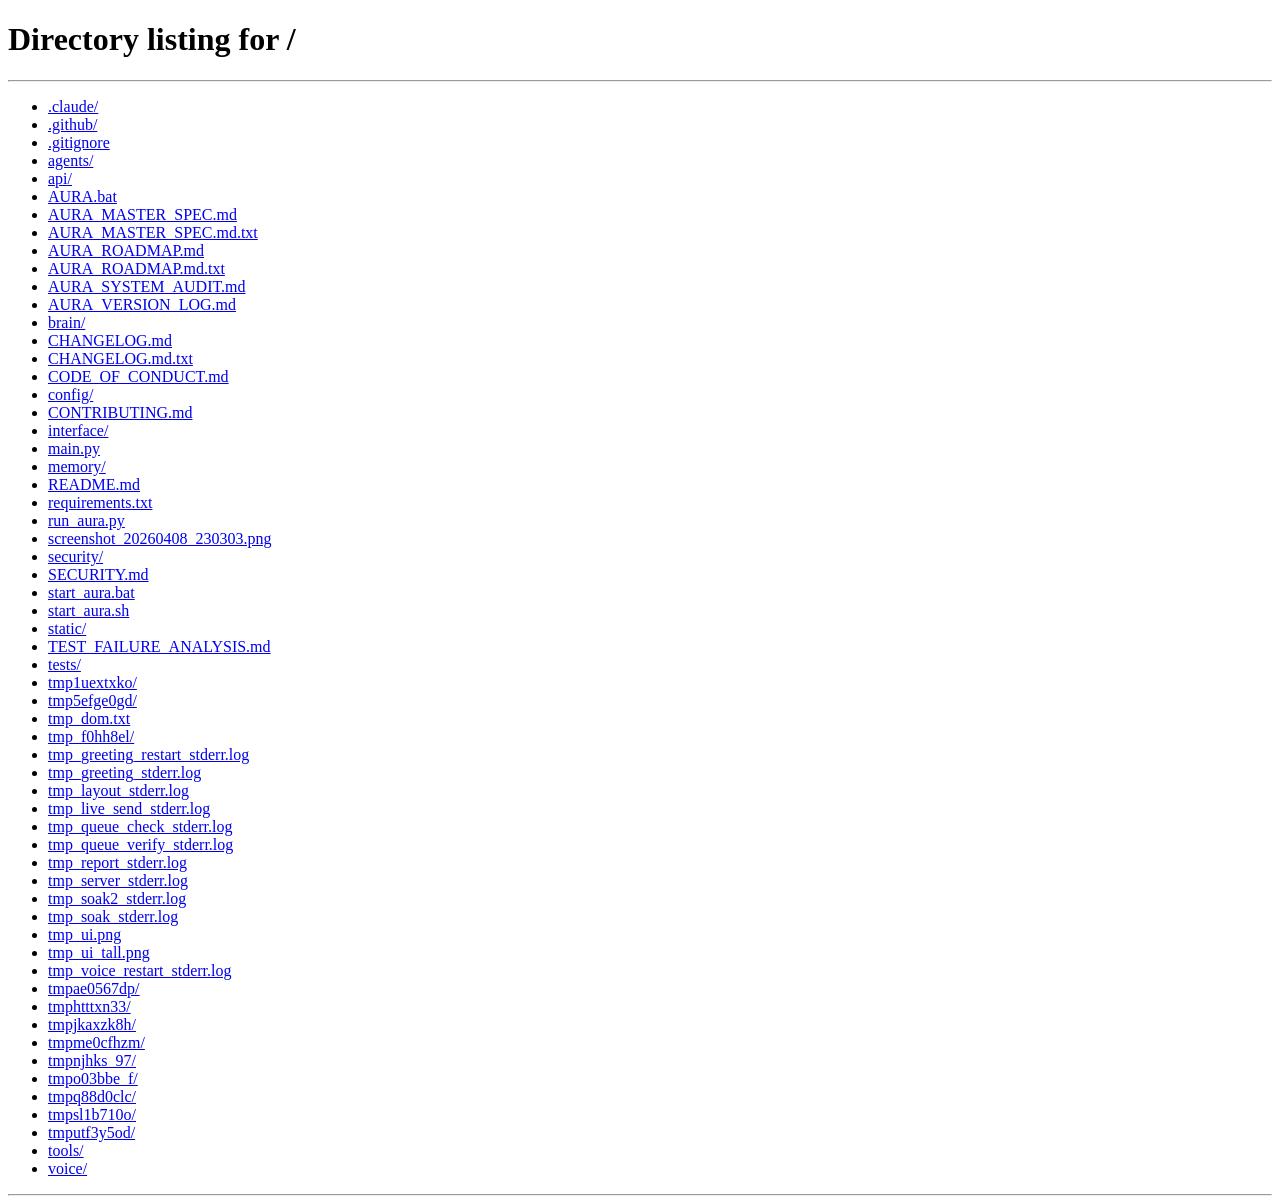
<file: interface/web/index.html>
﻿<!DOCTYPE html>
<html lang="en">
<head>
  <meta charset="UTF-8">
  <meta http-equiv="refresh" content="0; url=/">
  <meta name="viewport" content="width=device-width, initial-scale=1.0">
  <title>AURA</title>
</head>
<body>
  <p>Redirecting to <a href="/">AURA</a>...</p>
</body>
</html>
</file>
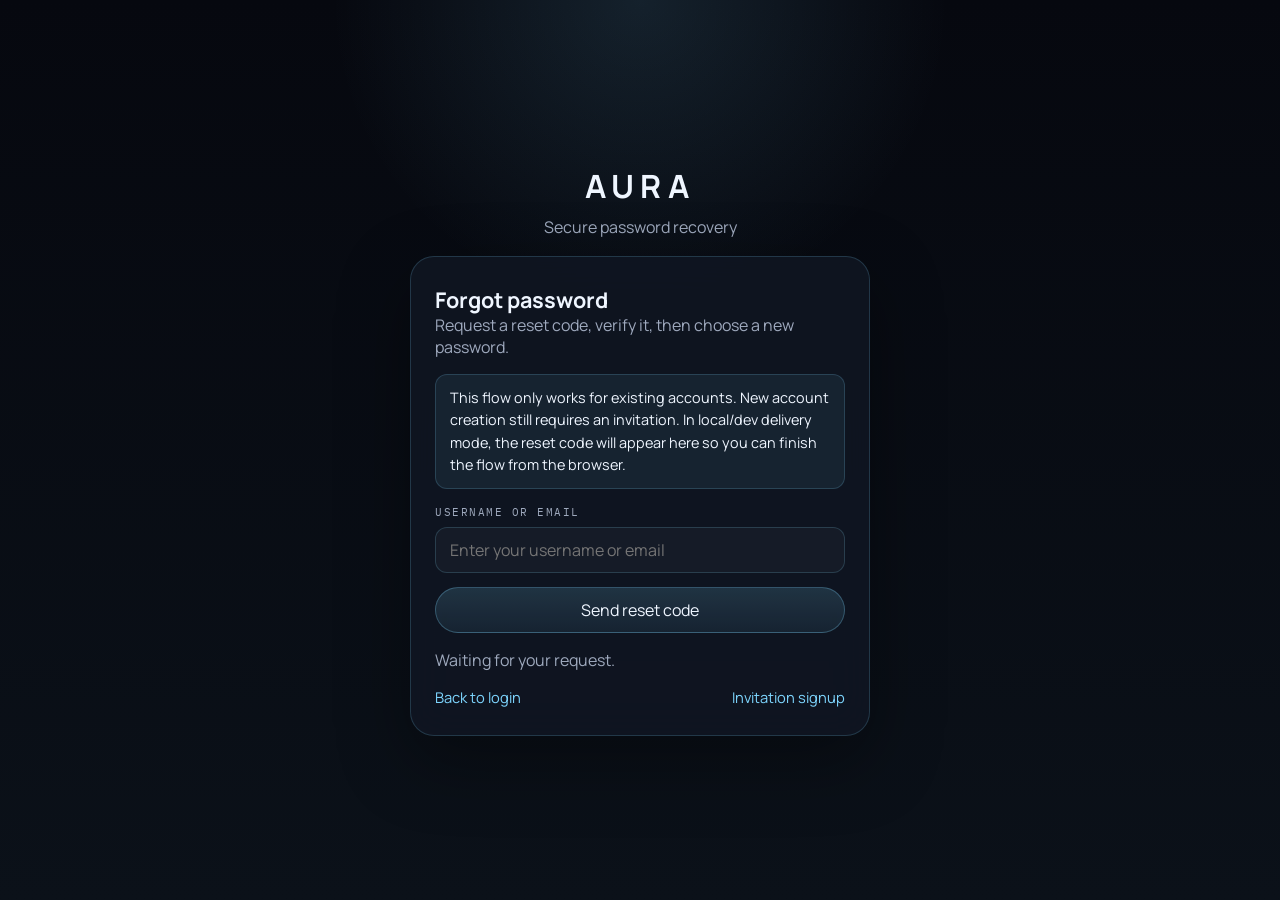
<file: interface/web/forgot-password.html>
<!DOCTYPE html>
<html lang="en">
<head>
  <meta charset="UTF-8">
  <meta name="viewport" content="width=device-width, initial-scale=1.0">
  <title>AURA - Reset Password</title>
  <link rel="preconnect" href="https://fonts.googleapis.com">
  <link rel="preconnect" href="https://fonts.gstatic.com" crossorigin>
  <link href="https://fonts.googleapis.com/css2?family=IBM+Plex+Mono:wght@400;500&family=Manrope:wght@400;500;600;700;800&display=swap" rel="stylesheet">
  <style>
    :root {
      --bg: #090b11;
      --card: rgba(16, 22, 34, 0.9);
      --line: rgba(126, 214, 255, 0.18);
      --line-strong: rgba(126, 214, 255, 0.3);
      --text: #eff6ff;
      --muted: #9ea9bd;
      --accent: #7ed6ff;
      --danger: #f07b91;
      --success: #6ed8a2;
    }

    * { box-sizing: border-box; }

    body {
      margin: 0;
      min-height: 100vh;
      display: grid;
      place-items: center;
      padding: 24px 16px;
      background:
        radial-gradient(circle at top, rgba(126, 214, 255, 0.12), transparent 28%),
        linear-gradient(180deg, #06080f 0%, #0b1119 100%);
      color: var(--text);
      font-family: "Manrope", sans-serif;
    }

    .shell {
      width: min(460px, 100%);
      display: grid;
      gap: 18px;
    }

    .brand {
      text-align: center;
      display: grid;
      gap: 8px;
    }

    .brand h1 {
      margin: 0;
      font-size: 2rem;
      letter-spacing: 0.2em;
    }

    .brand p,
    .helper,
    .status {
      margin: 0;
      color: var(--muted);
    }

    .card {
      border: 1px solid var(--line);
      background: var(--card);
      border-radius: 24px;
      padding: 28px 24px;
      display: grid;
      gap: 16px;
      backdrop-filter: blur(20px);
      box-shadow: 0 24px 70px rgba(0, 0, 0, 0.35);
    }

    .card h2 {
      margin: 0;
      font-size: 1.35rem;
    }

    .truth-note {
      padding: 12px 14px;
      border-radius: 12px;
      border: 1px solid rgba(126, 214, 255, 0.18);
      background: rgba(126, 214, 255, 0.08);
      font-size: 0.9rem;
      line-height: 1.55;
      color: var(--text);
    }

    .field {
      display: grid;
      gap: 8px;
    }

    .field label {
      font-family: "IBM Plex Mono", monospace;
      font-size: 0.68rem;
      letter-spacing: 0.14em;
      text-transform: uppercase;
      color: var(--muted);
    }

    .field input {
      width: 100%;
      min-height: 46px;
      padding: 0 14px;
      border-radius: 12px;
      border: 1px solid var(--line);
      background: rgba(255, 255, 255, 0.03);
      color: var(--text);
      outline: none;
      font: inherit;
    }

    .field input:focus {
      border-color: var(--line-strong);
      box-shadow: 0 0 0 3px rgba(126, 214, 255, 0.1);
    }

    .step {
      display: none;
      gap: 14px;
    }

    .step.is-active {
      display: grid;
    }

    .btn {
      min-height: 46px;
      border-radius: 999px;
      border: 1px solid var(--line);
      background: rgba(255, 255, 255, 0.04);
      color: var(--text);
      font: inherit;
      cursor: pointer;
    }

    .btn-primary {
      border-color: rgba(126, 214, 255, 0.28);
      background: linear-gradient(180deg, rgba(126, 214, 255, 0.16), rgba(126, 214, 255, 0.08));
    }

    .btn:disabled {
      opacity: 0.6;
      cursor: not-allowed;
    }

    .alert {
      display: none;
      padding: 12px 14px;
      border-radius: 12px;
      font-size: 0.9rem;
      line-height: 1.55;
    }

    .alert.is-visible {
      display: block;
    }

    .alert--error {
      border: 1px solid rgba(240, 123, 145, 0.24);
      background: rgba(240, 123, 145, 0.08);
      color: var(--danger);
    }

    .alert--success {
      border: 1px solid rgba(110, 216, 162, 0.24);
      background: rgba(110, 216, 162, 0.08);
      color: var(--success);
    }

    .links {
      display: flex;
      justify-content: space-between;
      gap: 12px;
      flex-wrap: wrap;
      font-size: 0.92rem;
    }

    .links a {
      color: var(--accent);
      text-decoration: none;
    }
  </style>
</head>
<body>
  <div class="shell">
    <div class="brand">
      <h1>AURA</h1>
      <p>Secure password recovery</p>
    </div>

    <div class="card">
      <div>
        <h2>Forgot password</h2>
        <p class="helper">Request a reset code, verify it, then choose a new password.</p>
      </div>

      <div class="truth-note">
        This flow only works for existing accounts. New account creation still requires an invitation. In local/dev delivery mode, the reset code will appear here so you can finish the flow from the browser.
      </div>

      <div class="alert alert--error" id="errorBox"></div>
      <div class="alert alert--success" id="successBox"></div>

      <section class="step is-active" id="stepRequest">
        <div class="field">
          <label for="identifier">Username or email</label>
          <input id="identifier" type="text" placeholder="Enter your username or email">
        </div>
        <button class="btn btn-primary" id="requestBtn" type="button">Send reset code</button>
      </section>

      <section class="step" id="stepVerify">
        <div class="field">
          <label for="resetCode">Reset code</label>
          <input id="resetCode" type="text" placeholder="Enter the code you received">
        </div>
        <button class="btn btn-primary" id="verifyBtn" type="button">Verify code</button>
      </section>

      <section class="step" id="stepConfirm">
        <div class="field">
          <label for="newPassword">New password</label>
          <input id="newPassword" type="password" placeholder="Choose a new password">
        </div>
        <div class="field">
          <label for="confirmPassword">Confirm password</label>
          <input id="confirmPassword" type="password" placeholder="Confirm the new password">
        </div>
        <button class="btn btn-primary" id="confirmBtn" type="button">Update password</button>
      </section>

      <p class="status" id="statusLine">Waiting for your request.</p>

      <div class="links">
        <a href="/login">Back to login</a>
        <a href="/register">Invitation signup</a>
      </div>
    </div>
  </div>

  <script>
    const state = {
      resetToken: "",
      confirmToken: "",
    };

    const steps = {
      request: document.getElementById("stepRequest"),
      verify: document.getElementById("stepVerify"),
      confirm: document.getElementById("stepConfirm"),
    };

    const requestBtn = document.getElementById("requestBtn");
    const verifyBtn = document.getElementById("verifyBtn");
    const confirmBtn = document.getElementById("confirmBtn");
    const statusLine = document.getElementById("statusLine");
    const errorBox = document.getElementById("errorBox");
    const successBox = document.getElementById("successBox");

    requestBtn.addEventListener("click", requestReset);
    verifyBtn.addEventListener("click", verifyReset);
    confirmBtn.addEventListener("click", confirmReset);

    function showStep(name) {
      Object.entries(steps).forEach(([key, node]) => {
        node.classList.toggle("is-active", key === name);
      });
    }

    function showError(message) {
      errorBox.textContent = message;
      errorBox.classList.add("is-visible");
      successBox.classList.remove("is-visible");
    }

    function showSuccess(message) {
      successBox.textContent = message;
      successBox.classList.add("is-visible");
      errorBox.classList.remove("is-visible");
    }

    function clearAlerts() {
      errorBox.classList.remove("is-visible");
      successBox.classList.remove("is-visible");
    }

    function setBusy(button, isBusy, label, idleLabel) {
      if (!button) return;
      button.disabled = isBusy;
      button.textContent = isBusy ? label : idleLabel;
    }

    async function requestReset() {
      const identifier = document.getElementById("identifier").value.trim();
      clearAlerts();
      if (!identifier) {
        showError("Enter your username or email first.");
        return;
      }

      statusLine.textContent = "Requesting reset code...";
      setBusy(requestBtn, true, "Requesting...", "Send reset code");

      try {
        const response = await fetch("/api/auth/password-reset/request", {
          method: "POST",
          credentials: "same-origin",
          headers: { "Content-Type": "application/json" },
          body: JSON.stringify({ identifier }),
        });
        const payload = await response.json().catch(() => ({}));

        if (!response.ok || !payload.success) {
          showError(payload.reason || payload.detail || "Could not request a reset code.");
          statusLine.textContent = "Reset request failed.";
          return;
        }

        state.resetToken = payload.reset_token || payload.token || "";
        const parts = [payload.message || "Reset code sent."];
        if (payload.code) {
          parts.push(`Local reset code: ${payload.code}`);
          document.getElementById("resetCode").value = payload.code;
        } else if (payload.delivery === "phone") {
          parts.push("Check your registered recovery channel for the code.");
        }
        showSuccess(parts.join(" "));
        statusLine.textContent = "Reset code issued.";
        showStep("verify");
      } catch (_error) {
        showError("Connection error. Please try again.");
        statusLine.textContent = "Reset request failed.";
      } finally {
        setBusy(requestBtn, false, "Requesting...", "Send reset code");
      }
    }

    async function verifyReset() {
      const code = document.getElementById("resetCode").value.trim();
      clearAlerts();
      if (!state.resetToken || !code) {
        showError("Enter the reset code first.");
        return;
      }

      statusLine.textContent = "Verifying code...";
      setBusy(verifyBtn, true, "Verifying...", "Verify code");

      try {
        const response = await fetch("/api/auth/password-reset/verify", {
          method: "POST",
          credentials: "same-origin",
          headers: { "Content-Type": "application/json" },
          body: JSON.stringify({ reset_token: state.resetToken, code }),
        });
        const payload = await response.json().catch(() => ({}));

        if (!response.ok || !payload.success) {
          showError(payload.reason || payload.detail || "Verification failed.");
          statusLine.textContent = "Verification failed.";
          return;
        }

        state.confirmToken = payload.confirm_token || "";
        showSuccess(payload.message || "Code verified. Set your new password.");
        statusLine.textContent = "Code verified.";
        showStep("confirm");
      } catch (_error) {
        showError("Connection error. Please try again.");
        statusLine.textContent = "Verification failed.";
      } finally {
        setBusy(verifyBtn, false, "Verifying...", "Verify code");
      }
    }

    async function confirmReset() {
      const newPassword = document.getElementById("newPassword").value.trim();
      const confirmPassword = document.getElementById("confirmPassword").value.trim();
      clearAlerts();

      if (!state.resetToken || !state.confirmToken) {
        showError("The reset session is incomplete. Request a new reset code.");
        return;
      }
      if (!newPassword || !confirmPassword) {
        showError("Fill in both password fields.");
        return;
      }
      if (newPassword.length < 8) {
        showError("Password must be at least 8 characters.");
        return;
      }
      if (newPassword !== confirmPassword) {
        showError("Passwords do not match.");
        return;
      }

      statusLine.textContent = "Updating password...";
      setBusy(confirmBtn, true, "Updating...", "Update password");

      try {
        const response = await fetch("/api/auth/password-reset/confirm", {
          method: "POST",
          credentials: "same-origin",
          headers: { "Content-Type": "application/json" },
          body: JSON.stringify({
            reset_token: state.resetToken,
            confirm_token: state.confirmToken,
            new_password: newPassword,
          }),
        });
        const payload = await response.json().catch(() => ({}));

        if (!response.ok || !payload.success) {
          showError(payload.reason || payload.detail || "Password update failed.");
          statusLine.textContent = "Password update failed.";
          return;
        }

        showSuccess(payload.message || payload.reason || "Password updated. Redirecting to login...");
        statusLine.textContent = "Password updated.";
        window.setTimeout(() => {
          window.location.href = "/login";
        }, 1200);
      } catch (_error) {
        showError("Connection error. Please try again.");
        statusLine.textContent = "Password update failed.";
      } finally {
        setBusy(confirmBtn, false, "Updating...", "Update password");
      }
    }
  </script>
</body>
</html>
</file>
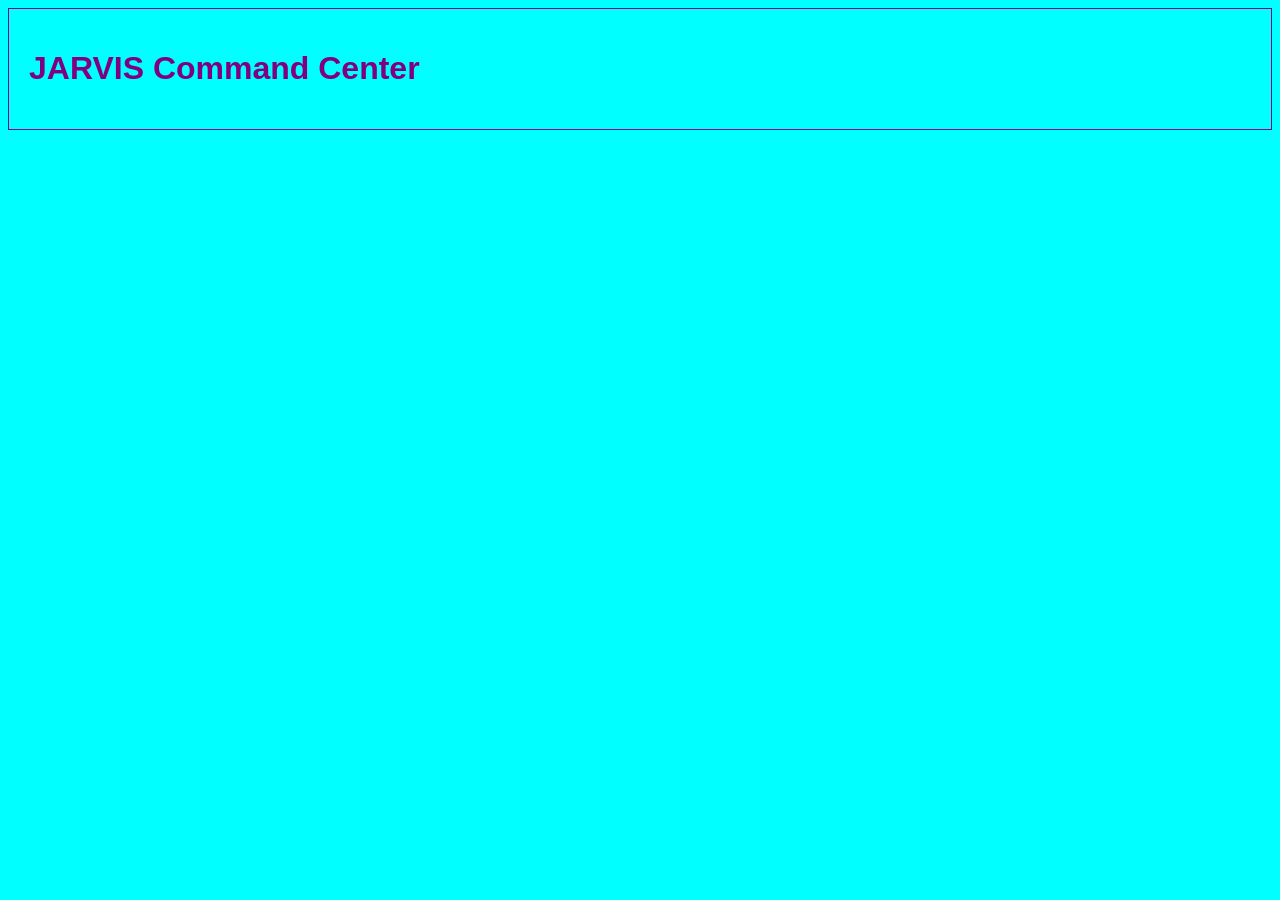
<file: interface/web/jarvis_dashboard.html>
<!-- Complete JARVIS dashboard with real-time status monitoring -->
<!DOCTYPE html>
<html lang="en">
<head>
    <meta charset="UTF-8">
    <meta name="viewport" content="width=device-width, initial-scale=1.0">
    <link rel="stylesheet" href="static/jarvis_dashboard.css">
    <title>JARVIS Dashboard</title>
</head>
<body>
    <div id="dashboard">
        <h1>JARVIS Command Center</h1>
        <div id="status-monitor">
            <!-- Status updates will be rendered here -->
        </div>
    </div>
    <script src="static/jarvis_dashboard.js"></script>
</body>
</html>
</file>
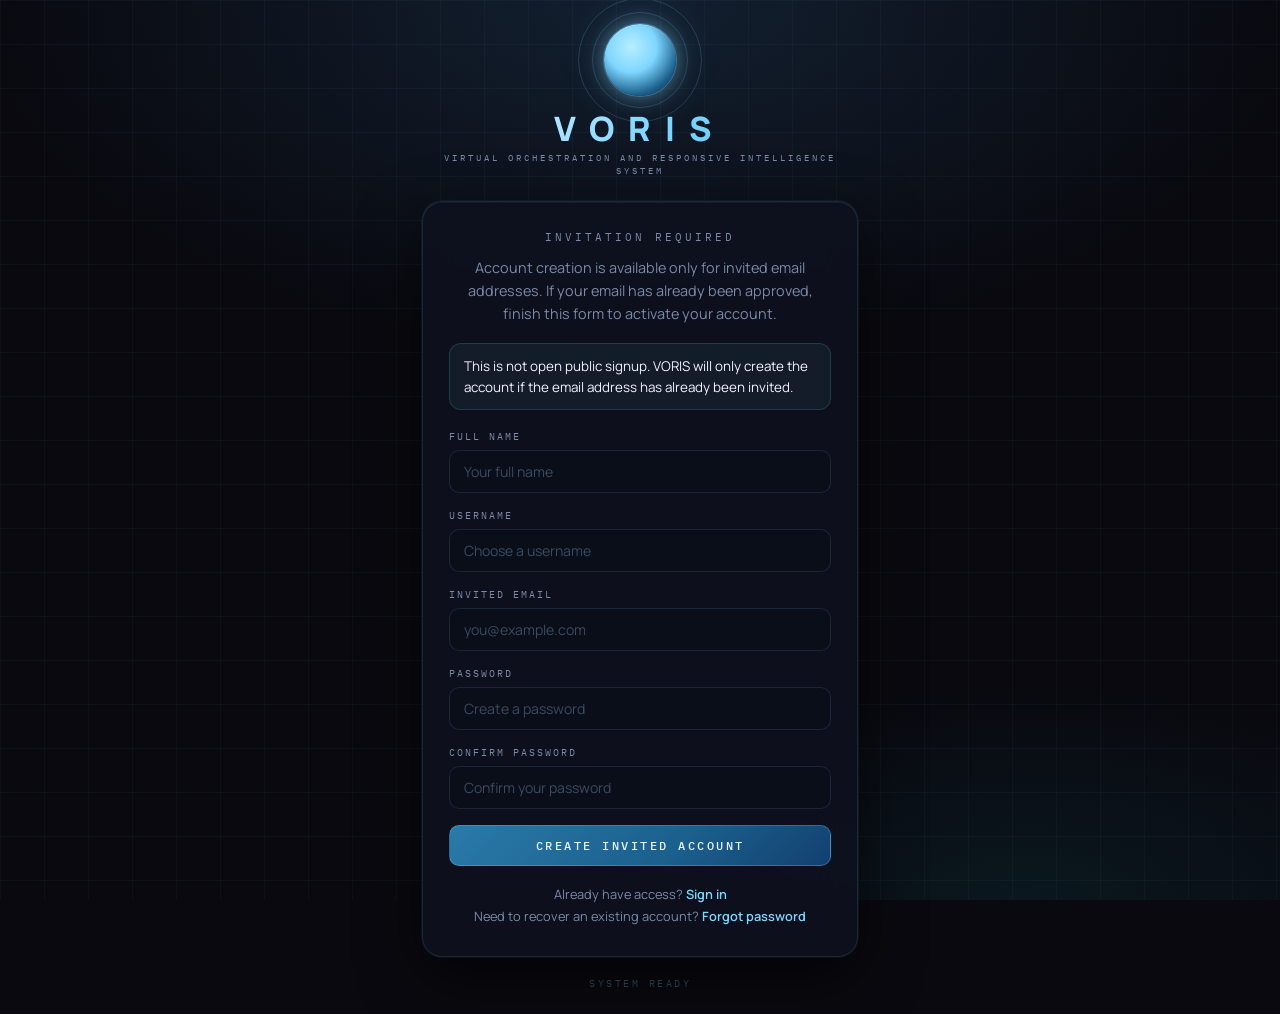
<file: interface/web/register.html>
﻿<!DOCTYPE html>
<html lang="en">
<head>
  <meta charset="UTF-8">
  <meta name="viewport" content="width=device-width, initial-scale=1.0">
  <title>VORIS - Invitation Signup</title>
  <link rel="preconnect" href="https://fonts.googleapis.com">
  <link rel="preconnect" href="https://fonts.gstatic.com" crossorigin>
  <link href="https://fonts.googleapis.com/css2?family=IBM+Plex+Mono:wght@400;500&family=Manrope:wght@400;500;600;700;800&display=swap" rel="stylesheet">
  <style>
    *, *::before, *::after { margin: 0; padding: 0; box-sizing: border-box; }

    :root {
      --orb-cyan: #7ed6ff;
      --bg-base: #09090f;
      --bg-card: rgba(14, 18, 30, 0.88);
      --border-dim: rgba(126, 214, 255, 0.12);
      --text-primary: #f0f4ff;
      --text-muted: #7a8aa8;
      --text-accent: #7ed6ff;
      --input-bg: rgba(10, 14, 26, 0.80);
      --success: #6ee7b7;
      --danger: #f87171;
    }

    html, body {
      background: var(--bg-base);
      color: var(--text-primary);
      font-family: "Manrope", sans-serif;
    }

    .scene {
      position: fixed;
      inset: 0;
      z-index: 0;
      background:
        radial-gradient(ellipse 80% 60% at 50% 0%, rgba(61, 134, 199, 0.18) 0%, transparent 65%),
        radial-gradient(ellipse 60% 40% at 80% 100%, rgba(21, 148, 168, 0.10) 0%, transparent 60%),
        var(--bg-base);
    }

    .grid {
      position: fixed;
      inset: 0;
      z-index: 1;
      background-image:
        linear-gradient(rgba(126, 214, 255, 0.04) 1px, transparent 1px),
        linear-gradient(90deg, rgba(126, 214, 255, 0.04) 1px, transparent 1px);
      background-size: 44px 44px;
    }

    .particles { position: fixed; inset: 0; z-index: 2; pointer-events: none; }
    .particle {
      position: absolute;
      border-radius: 50%;
      background: var(--orb-cyan);
      opacity: 0;
      animation: rise linear infinite;
    }

    @keyframes rise {
      0% { transform: translateY(100vh) scale(0); opacity: 0; }
      8% { opacity: 0.18; }
      90% { opacity: 0.10; }
      100% { transform: translateY(-80px) scale(1); opacity: 0; }
    }

    .page {
      position: relative;
      z-index: 10;
      min-height: 100vh;
      display: flex;
      align-items: center;
      justify-content: center;
      padding: 24px 16px;
    }

    .shell {
      width: 100%;
      max-width: 436px;
      animation: emerge 0.7s cubic-bezier(0.16, 1, 0.3, 1) both;
    }

    @keyframes emerge {
      from { opacity: 0; transform: translateY(28px) scale(0.97); }
      to { opacity: 1; transform: translateY(0) scale(1); }
    }

    .orb-wrap {
      position: relative;
      width: 72px;
      height: 72px;
      margin: 0 auto 16px;
    }

    .orb-core {
      position: relative;
      z-index: 2;
      width: 72px;
      height: 72px;
      border-radius: 50%;
      background: radial-gradient(circle at 38% 32%, #b8eeff, #7ed6ff 38%, #1b5f8c 72%, #0b1a2e);
      box-shadow:
        0 0 0 1px rgba(126, 214, 255, 0.28),
        0 0 20px rgba(126, 214, 255, 0.50),
        0 0 50px rgba(126, 214, 255, 0.18),
        inset 0 1px 0 rgba(255, 255, 255, 0.16);
      animation: orbBreathe 4s ease-in-out infinite;
    }

    @keyframes orbBreathe {
      0%, 100% { box-shadow: 0 0 0 1px rgba(126, 214, 255, 0.28), 0 0 20px rgba(126, 214, 255, 0.50), 0 0 50px rgba(126, 214, 255, 0.18); }
      50% { box-shadow: 0 0 0 1px rgba(126, 214, 255, 0.38), 0 0 32px rgba(126, 214, 255, 0.70), 0 0 76px rgba(126, 214, 255, 0.28); }
    }

    .orb-ring {
      position: absolute;
      top: 50%;
      left: 50%;
      border-radius: 50%;
      border: 1px solid rgba(126, 214, 255, 0.18);
      transform: translate(-50%, -50%);
      animation: ringPulse 3.6s ease-out infinite;
    }

    .orb-ring:nth-child(2) { width: 96px; height: 96px; animation-delay: 0.6s; }
    .orb-ring:nth-child(3) { width: 124px; height: 124px; animation-delay: 1.2s; }

    @keyframes ringPulse {
      0% { opacity: 0.5; transform: translate(-50%, -50%) scale(1); }
      100% { opacity: 0; transform: translate(-50%, -50%) scale(1.4); }
    }

    .brand { text-align: center; margin-bottom: 24px; }
    .brand-name {
      font-size: 2.1rem;
      font-weight: 800;
      letter-spacing: 14px;
      background: linear-gradient(135deg, #e8f4ff 0%, #7ed6ff 55%, #4db8e8 100%);
      -webkit-background-clip: text;
      -webkit-text-fill-color: transparent;
      background-clip: text;
      line-height: 1;
      margin-bottom: 5px;
    }
    .brand-sub {
      font-family: "IBM Plex Mono", monospace;
      font-size: 0.58rem;
      letter-spacing: 3px;
      color: var(--text-muted);
      text-transform: uppercase;
    }

    .card {
      background: var(--bg-card);
      border: 1px solid var(--border-dim);
      border-radius: 20px;
      padding: 28px 26px;
      backdrop-filter: blur(24px) saturate(1.2);
      box-shadow:
        0 0 0 1px rgba(126, 214, 255, 0.05),
        0 20px 60px rgba(0, 0, 0, 0.58),
        inset 0 1px 0 rgba(255, 255, 255, 0.05);
    }

    .card-heading {
      font-family: "IBM Plex Mono", monospace;
      font-size: 0.70rem;
      letter-spacing: 3px;
      color: var(--text-muted);
      text-transform: uppercase;
      text-align: center;
      margin-bottom: 12px;
    }

    .card-copy {
      margin-bottom: 18px;
      text-align: center;
      font-size: 0.9rem;
      line-height: 1.6;
      color: var(--text-muted);
    }

    .truth-note {
      margin-bottom: 20px;
      padding: 12px 14px;
      border-radius: 12px;
      border: 1px solid rgba(126, 214, 255, 0.16);
      background: rgba(126, 214, 255, 0.06);
      font-size: 0.84rem;
      line-height: 1.55;
      color: var(--text-primary);
    }

    .form-row { margin-bottom: 16px; }
    .form-label {
      display: block;
      font-family: "IBM Plex Mono", monospace;
      font-size: 0.62rem;
      letter-spacing: 2px;
      color: var(--text-muted);
      text-transform: uppercase;
      margin-bottom: 7px;
    }
    .form-input {
      width: 100%;
      padding: 11px 14px;
      background: var(--input-bg);
      border: 1px solid var(--border-dim);
      border-radius: 10px;
      color: var(--text-primary);
      font-family: "Manrope", sans-serif;
      font-size: 0.88rem;
      outline: none;
      transition: border-color 0.2s, box-shadow 0.2s;
    }
    .form-input::placeholder { color: #3a4a60; }
    .form-input:focus {
      border-color: rgba(126, 214, 255, 0.38);
      box-shadow: 0 0 0 3px rgba(126, 214, 255, 0.09);
    }

    .btn-primary {
      position: relative;
      width: 100%;
      padding: 12px 20px;
      background: linear-gradient(135deg, #2a7aaa 0%, #1b5f8c 60%, #124070 100%);
      border: 1px solid rgba(126, 214, 255, 0.26);
      border-radius: 10px;
      color: #e8f4ff;
      font-family: "IBM Plex Mono", monospace;
      font-size: 0.76rem;
      font-weight: 500;
      letter-spacing: 2.5px;
      text-transform: uppercase;
      cursor: pointer;
      overflow: hidden;
      transition: transform 0.15s, box-shadow 0.2s;
    }
    .btn-primary::before {
      content: "";
      position: absolute;
      top: -50%;
      left: -60%;
      width: 60%;
      height: 200%;
      background: linear-gradient(90deg, transparent, rgba(255, 255, 255, 0.09), transparent);
      transform: skewX(-20deg);
      animation: sheen 4.5s ease-in-out infinite;
    }
    @keyframes sheen {
      0%, 60%, 100% { left: -60%; }
      30% { left: 120%; }
    }
    .btn-primary:hover { transform: translateY(-1px); box-shadow: 0 6px 20px rgba(126, 214, 255, 0.22); }
    .btn-primary.loading { opacity: 0.65; pointer-events: none; }

    .alert {
      display: none;
      margin-top: 14px;
      padding: 9px 14px;
      border-radius: 8px;
      font-size: 0.80rem;
      line-height: 1.5;
      text-align: center;
    }
    .alert-error {
      color: var(--danger);
      background: rgba(248, 113, 113, 0.08);
      border: 1px solid rgba(248, 113, 113, 0.20);
    }
    .alert-success {
      color: var(--success);
      background: rgba(110, 231, 183, 0.08);
      border: 1px solid rgba(110, 231, 183, 0.20);
    }

    .card-footer {
      margin-top: 18px;
      text-align: center;
      font-size: 0.80rem;
      color: var(--text-muted);
      line-height: 1.7;
    }
    .card-footer a {
      color: var(--text-accent);
      text-decoration: none;
      font-weight: 600;
    }
    .card-footer a:hover { opacity: 0.75; }

    .status-line {
      margin-top: 20px;
      text-align: center;
      font-family: "IBM Plex Mono", monospace;
      font-size: 0.60rem;
      letter-spacing: 2.5px;
      color: rgba(126, 214, 255, 0.32);
      animation: statusBlink 3s ease-in-out infinite;
    }

    @keyframes statusBlink {
      0%, 100% { opacity: 0.6; }
      50% { opacity: 1; }
    }
  </style>
</head>
<body>
  <div class="scene"></div>
  <div class="grid"></div>
  <div class="particles" id="particles"></div>

  <div class="page">
    <div class="shell">
      <div class="brand">
        <div class="orb-wrap">
          <div class="orb-core"></div>
          <div class="orb-ring"></div>
          <div class="orb-ring"></div>
        </div>
        <p class="brand-name">VORIS</p>
        <p class="brand-sub">Virtual Orchestration and Responsive Intelligence System</p>
      </div>

      <div class="card">
        <p class="card-heading">Invitation required</p>
        <p class="card-copy">Account creation is available only for invited email addresses. If your email has already been approved, finish this form to activate your account.</p>

        <div class="truth-note">
          This is not open public signup. VORIS will only create the account if the email address has already been invited.
        </div>

        <div class="form-row">
          <label class="form-label" for="name">Full name</label>
          <input class="form-input" type="text" id="name" placeholder="Your full name" autocomplete="name">
        </div>

        <div class="form-row">
          <label class="form-label" for="username">Username</label>
          <input class="form-input" type="text" id="username" placeholder="Choose a username" autocomplete="username">
        </div>

        <div class="form-row">
          <label class="form-label" for="email">Invited email</label>
          <input class="form-input" type="email" id="email" placeholder="you@example.com" autocomplete="email">
        </div>

        <div class="form-row">
          <label class="form-label" for="password">Password</label>
          <input class="form-input" type="password" id="password" placeholder="Create a password" autocomplete="new-password">
        </div>

        <div class="form-row">
          <label class="form-label" for="confirmPassword">Confirm password</label>
          <input class="form-input" type="password" id="confirmPassword" placeholder="Confirm your password" autocomplete="new-password">
        </div>

        <button class="btn-primary" id="registerBtn" type="button">Create invited account</button>

        <div class="alert alert-error" id="errorMsg"></div>
        <div class="alert alert-success" id="successMsg"></div>

        <div class="card-footer">
          <p>Already have access? <a href="/login">Sign in</a></p>
          <p>Need to recover an existing account? <a href="/forgot-password">Forgot password</a></p>
        </div>
      </div>

      <p class="status-line" id="statusLine">SYSTEM READY</p>
    </div>
  </div>

  <script>
    const container = document.getElementById("particles");
    for (let i = 0; i < 22; i += 1) {
      const particle = document.createElement("div");
      particle.className = "particle";
      const size = Math.random() * 5 + 1.5;
      particle.style.cssText = [
        `width:${size}px`,
        `height:${size}px`,
        `left:${Math.random() * 100}%`,
        `animation-duration:${12 + Math.random() * 14}s`,
        `animation-delay:${Math.random() * 12}s`,
      ].join(";");
      container.appendChild(particle);
    }

    const nameInput = document.getElementById("name");
    const usernameInput = document.getElementById("username");
    const emailInput = document.getElementById("email");
    const passwordInput = document.getElementById("password");
    const confirmPasswordInput = document.getElementById("confirmPassword");
    const registerBtn = document.getElementById("registerBtn");
    const errorMsg = document.getElementById("errorMsg");
    const successMsg = document.getElementById("successMsg");
    const statusLine = document.getElementById("statusLine");

    confirmPasswordInput.addEventListener("keydown", (event) => {
      if (event.key === "Enter") attemptRegister();
    });
    registerBtn.addEventListener("click", attemptRegister);

    function hideAlerts() {
      errorMsg.style.display = "none";
      successMsg.style.display = "none";
    }

    function showError(message) {
      errorMsg.textContent = message;
      errorMsg.style.display = "block";
      successMsg.style.display = "none";
    }

    function showSuccess(message) {
      successMsg.textContent = message;
      successMsg.style.display = "block";
      errorMsg.style.display = "none";
    }

    function setBusy(isBusy, label = "Create invited account") {
      registerBtn.classList.toggle("loading", isBusy);
      registerBtn.textContent = label;
    }

    async function attemptRegister() {
      const name = nameInput.value.trim();
      const username = usernameInput.value.trim();
      const email = emailInput.value.trim();
      const password = passwordInput.value.trim();
      const confirmPassword = confirmPasswordInput.value.trim();

      hideAlerts();

      if (!name || !username || !email || !password || !confirmPassword) {
        showError("Please fill in all fields.");
        return;
      }
      if (!/^[^\s@]+@[^\s@]+\.[^\s@]+$/.test(email)) {
        showError("Please enter a valid invited email address.");
        return;
      }
      if (password.length < 8) {
        showError("Password must be at least 8 characters.");
        return;
      }
      if (password !== confirmPassword) {
        showError("Passwords do not match.");
        return;
      }

      setBusy(true, "Creating account...");
      statusLine.textContent = "VERIFYING INVITATION...";

      try {
        const response = await fetch("/api/register", {
          method: "POST",
          credentials: "same-origin",
          headers: { "Content-Type": "application/json" },
          body: JSON.stringify({ username, password, name, email }),
        });
        const payload = await response.json().catch(() => ({}));

        if (!response.ok) {
          showError(payload.detail || "Registration failed.");
          setBusy(false);
          statusLine.textContent = "INVITATION REQUIRED";
          return;
        }

        showSuccess(payload.message || "Account created. Redirecting to sign in...");
        setBusy(true, "Account ready");
        statusLine.textContent = "ACCOUNT ACTIVATED";
        window.setTimeout(() => {
          window.location.href = "/login";
        }, 1600);
      } catch (_error) {
        showError("Connection error. Please try again.");
        setBusy(false);
        statusLine.textContent = "SYSTEM READY";
      }
    }
  </script>
</body>
</html>
</file>
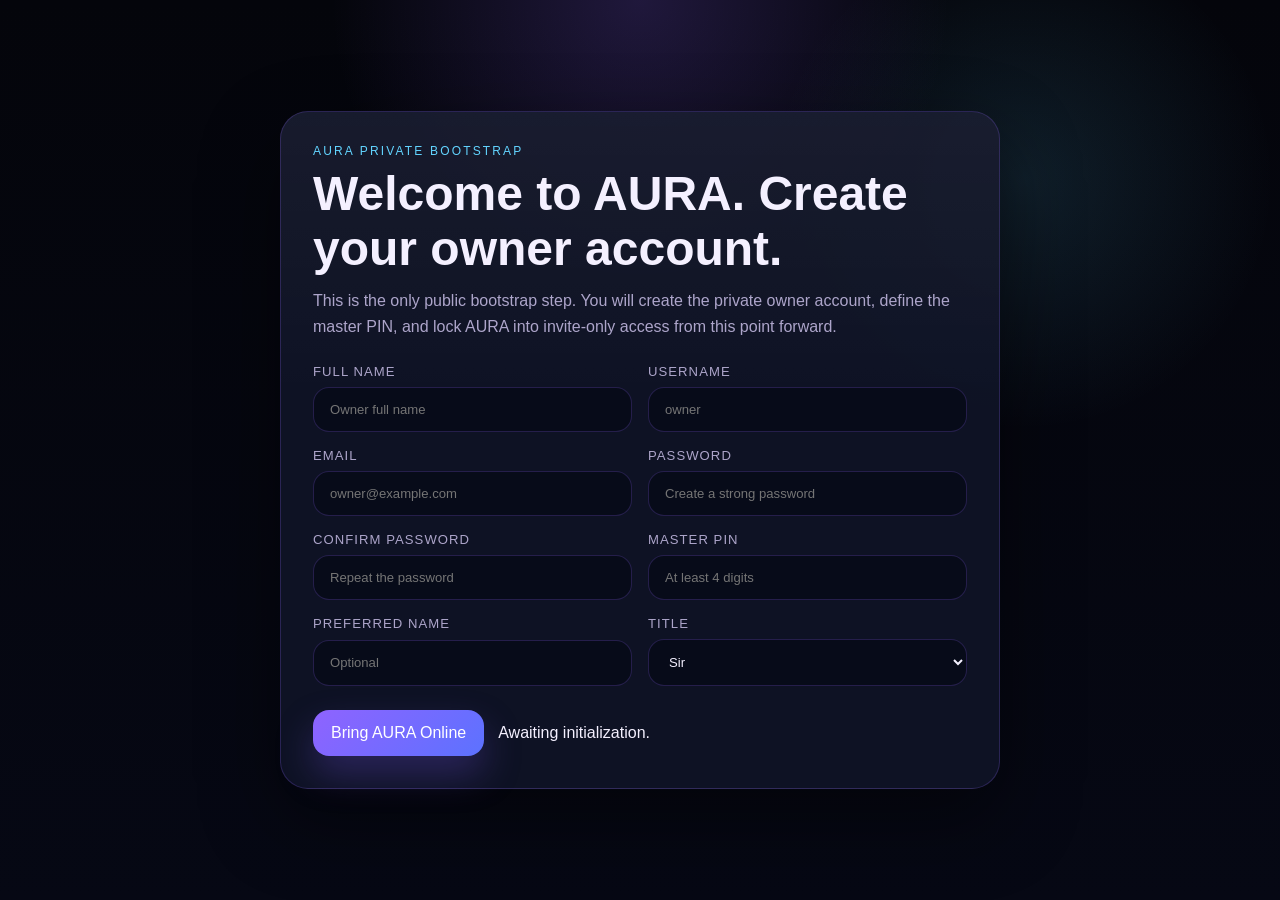
<file: interface/web/setup.html>
<!DOCTYPE html>
<html lang="en">
<head>
  <meta charset="UTF-8">
  <meta name="viewport" content="width=device-width, initial-scale=1.0">
  <title>AURA - First Run Setup</title>
  <style>
    :root {
      color-scheme: dark;
      --bg: #060814;
      --panel: rgba(16, 21, 39, 0.9);
      --line: rgba(143, 99, 255, 0.22);
      --text: #f4f0ff;
      --muted: #ada5ca;
      --accent: #8f63ff;
      --cyan: #62d4ff;
      --red: #f06a82;
    }
    * { box-sizing: border-box; }
    body {
      margin: 0;
      min-height: 100vh;
      font-family: "Segoe UI", sans-serif;
      color: var(--text);
      background:
        radial-gradient(circle at top, rgba(143, 99, 255, 0.2), transparent 28%),
        radial-gradient(circle at 80% 20%, rgba(98, 212, 255, 0.12), transparent 20%),
        linear-gradient(180deg, #04050b, var(--bg));
      display: grid;
      place-items: center;
      padding: 24px;
    }
    .shell {
      width: min(720px, 100%);
      border: 1px solid var(--line);
      border-radius: 28px;
      background: linear-gradient(180deg, rgba(255,255,255,0.04), transparent 42%), var(--panel);
      padding: 32px;
      box-shadow: 0 30px 80px rgba(0, 0, 0, 0.45);
    }
    .eyebrow {
      margin: 0 0 8px;
      color: var(--cyan);
      text-transform: uppercase;
      letter-spacing: 0.18em;
      font-size: 0.75rem;
    }
    h1 {
      margin: 0 0 12px;
      font-size: clamp(2rem, 4vw, 3rem);
    }
    .lead {
      margin: 0 0 24px;
      color: var(--muted);
      line-height: 1.6;
    }
    .grid {
      display: grid;
      gap: 16px;
      grid-template-columns: repeat(auto-fit, minmax(220px, 1fr));
    }
    label {
      display: grid;
      gap: 8px;
      color: var(--muted);
      font-size: 0.82rem;
      letter-spacing: 0.08em;
      text-transform: uppercase;
    }
    input, select {
      width: 100%;
      border: 1px solid var(--line);
      border-radius: 16px;
      background: rgba(7, 11, 23, 0.8);
      color: var(--text);
      padding: 14px 16px;
      font: inherit;
    }
    input:focus, select:focus {
      outline: none;
      box-shadow: 0 0 0 3px rgba(143, 99, 255, 0.25);
    }
    .actions {
      display: flex;
      align-items: center;
      gap: 14px;
      margin-top: 24px;
      flex-wrap: wrap;
    }
    button {
      border: 0;
      border-radius: 16px;
      padding: 14px 18px;
      font: inherit;
      cursor: pointer;
      color: white;
      background: linear-gradient(135deg, var(--accent), #5c72ff);
      box-shadow: 0 18px 36px rgba(96, 73, 194, 0.35);
    }
    .note, .error {
      margin-top: 14px;
      padding: 12px 14px;
      border-radius: 16px;
      display: none;
      line-height: 1.5;
    }
    .note {
      background: rgba(98, 212, 255, 0.1);
      border: 1px solid rgba(98, 212, 255, 0.24);
      color: #dff7ff;
    }
    .error {
      background: rgba(240, 106, 130, 0.1);
      border: 1px solid rgba(240, 106, 130, 0.24);
      color: #ffd9df;
    }
  </style>
</head>
<body>
  <main class="shell">
    <p class="eyebrow">AURA Private Bootstrap</p>
    <h1>Welcome to AURA. Create your owner account.</h1>
    <p class="lead">
      This is the only public bootstrap step. You will create the private owner account,
      define the master PIN, and lock AURA into invite-only access from this point forward.
    </p>

    <form id="setupForm">
      <div class="grid">
        <label>Full name
          <input id="name" required placeholder="Owner full name">
        </label>
        <label>Username
          <input id="username" required placeholder="owner">
        </label>
        <label>Email
          <input id="email" type="email" required placeholder="owner@example.com">
        </label>
        <label>Password
          <input id="password" type="password" required placeholder="Create a strong password">
        </label>
        <label>Confirm password
          <input id="confirmPassword" type="password" required placeholder="Repeat the password">
        </label>
        <label>Master PIN
          <input id="masterPin" type="password" required placeholder="At least 4 digits">
        </label>
        <label>Preferred name
          <input id="preferredName" placeholder="Optional">
        </label>
        <label>Title
          <select id="title">
            <option value="sir">Sir</option>
            <option value="ma'am">Ma'am</option>
          </select>
        </label>
      </div>
      <div class="actions">
        <button type="submit" id="setupButton">Bring AURA Online</button>
        <span id="statusText">Awaiting initialization.</span>
      </div>
      <div class="note" id="successBox"></div>
      <div class="error" id="errorBox"></div>
    </form>
  </main>

  <script>
    const form = document.getElementById('setupForm')
    const button = document.getElementById('setupButton')
    const statusText = document.getElementById('statusText')
    const successBox = document.getElementById('successBox')
    const errorBox = document.getElementById('errorBox')

    form.addEventListener('submit', async (event) => {
      event.preventDefault()
      errorBox.style.display = 'none'
      successBox.style.display = 'none'

      const payload = {
        name: document.getElementById('name').value.trim(),
        username: document.getElementById('username').value.trim(),
        email: document.getElementById('email').value.trim(),
        password: document.getElementById('password').value.trim(),
        master_pin: document.getElementById('masterPin').value.trim(),
        preferred_name: document.getElementById('preferredName').value.trim(),
        title: document.getElementById('title').value,
      }

      const confirmPassword = document.getElementById('confirmPassword').value.trim()
      if (payload.password !== confirmPassword) {
        errorBox.textContent = 'Passwords do not match.'
        errorBox.style.display = 'block'
        return
      }

      button.disabled = true
      statusText.textContent = 'Creating the owner account and securing AURA...'

      try {
        const response = await fetch('/api/setup', {
          method: 'POST',
          headers: { 'Content-Type': 'application/json' },
          body: JSON.stringify(payload),
        })
        const data = await response.json()
        if (!response.ok) {
          throw new Error(data.detail || data.error || 'Setup failed.')
        }
        successBox.textContent = data.message || 'AURA online. Owner account created.'
        successBox.style.display = 'block'
        statusText.textContent = 'Owner account ready. Redirecting to login...'
        setTimeout(() => {
          window.location.href = '/login'
        }, 1400)
      } catch (error) {
        errorBox.textContent = error.message
        errorBox.style.display = 'block'
        statusText.textContent = 'Initialization blocked.'
      } finally {
        button.disabled = false
      }
    })
  </script>
</body>
</html>
</file>
<file: interface/web/static/jarvis_dashboard.css>
/* Dashboard styling with cyan and purple theme */
body {
    background-color: cyan;
    color: purple;
    font-family: Arial, sans-serif;
}
#dashboard {
    padding: 20px;
    border: 1px solid purple;
}
#status-monitor {
    margin-top: 20px;
}
</file>
